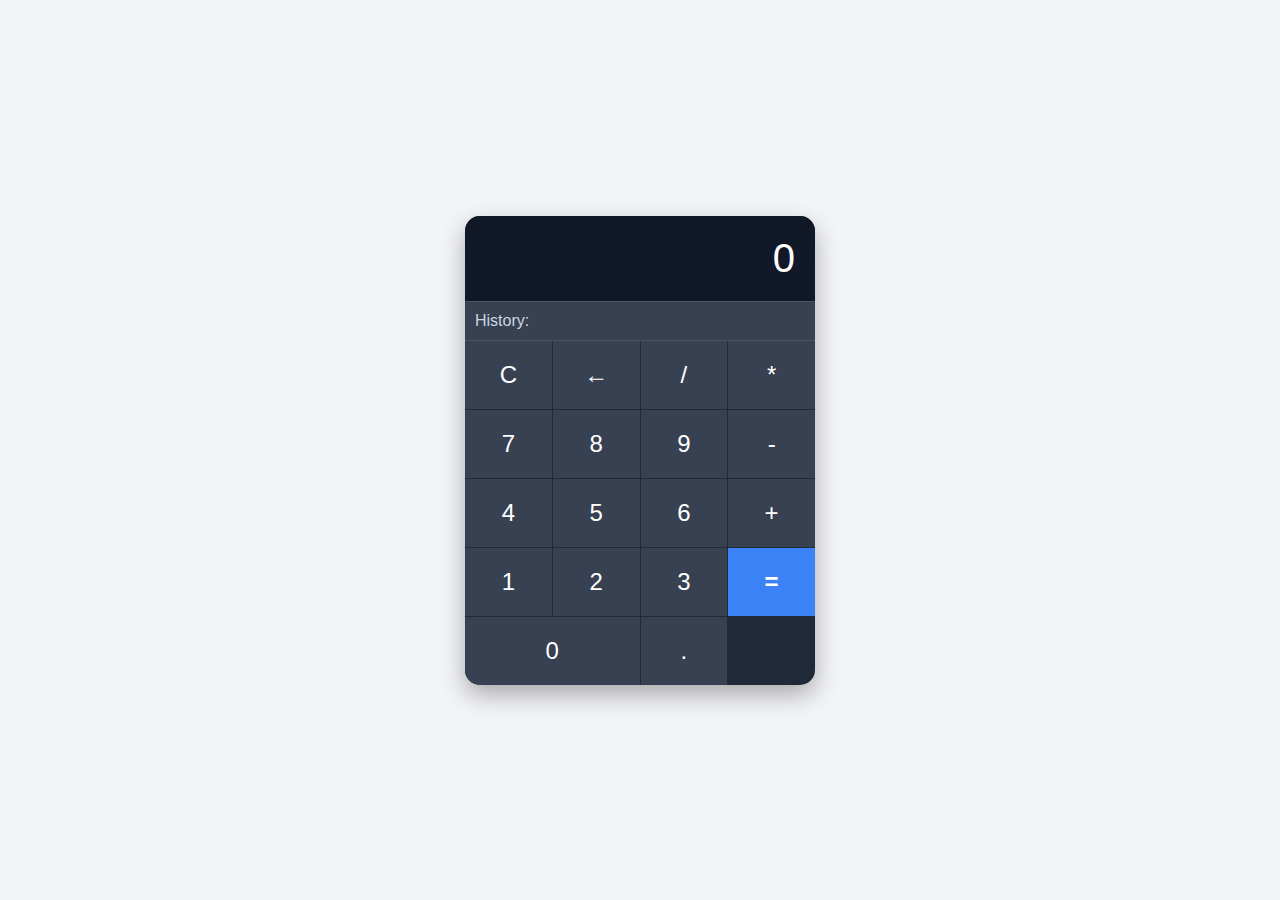
<file: Calculator/index.html>
<!DOCTYPE html>
<html lang="en">
<head>
  <meta charset="UTF-8">
  <meta name="viewport" content="width=device-width, initial-scale=1.0">
  <title>Modern Calculator with History</title>
  <link rel="stylesheet" href="styles.css">
</head>
<body>

  <div class="calculator">
    <div class="calculator-screen" id="screen">0</div>
    <div class="calculator-history" id="history">History:</div>
    <div class="calculator-buttons">
      <button class="btn" data-action="clear">C</button>
      <button class="btn" data-action="backspace">&larr;</button>
      <button class="btn" data-action="divide">/</button>
      <button class="btn" data-action="multiply">*</button>
      
      <button class="btn" data-action="7">7</button>
      <button class="btn" data-action="8">8</button>
      <button class="btn" data-action="9">9</button>
      <button class="btn" data-action="subtract">-</button>
      
      <button class="btn" data-action="4">4</button>
      <button class="btn" data-action="5">5</button>
      <button class="btn" data-action="6">6</button>
      <button class="btn" data-action="add">+</button>
      
      <button class="btn" data-action="1">1</button>
      <button class="btn" data-action="2">2</button>
      <button class="btn" data-action="3">3</button>
      <button class="btn equal" data-action="calculate">=</button>
      
      <button class="btn zero" data-action="0">0</button>
      <button class="btn" data-action="decimal">.</button>
    </div>
  </div>

  <script src="script.js"></script>
</body>
</html>
</file>
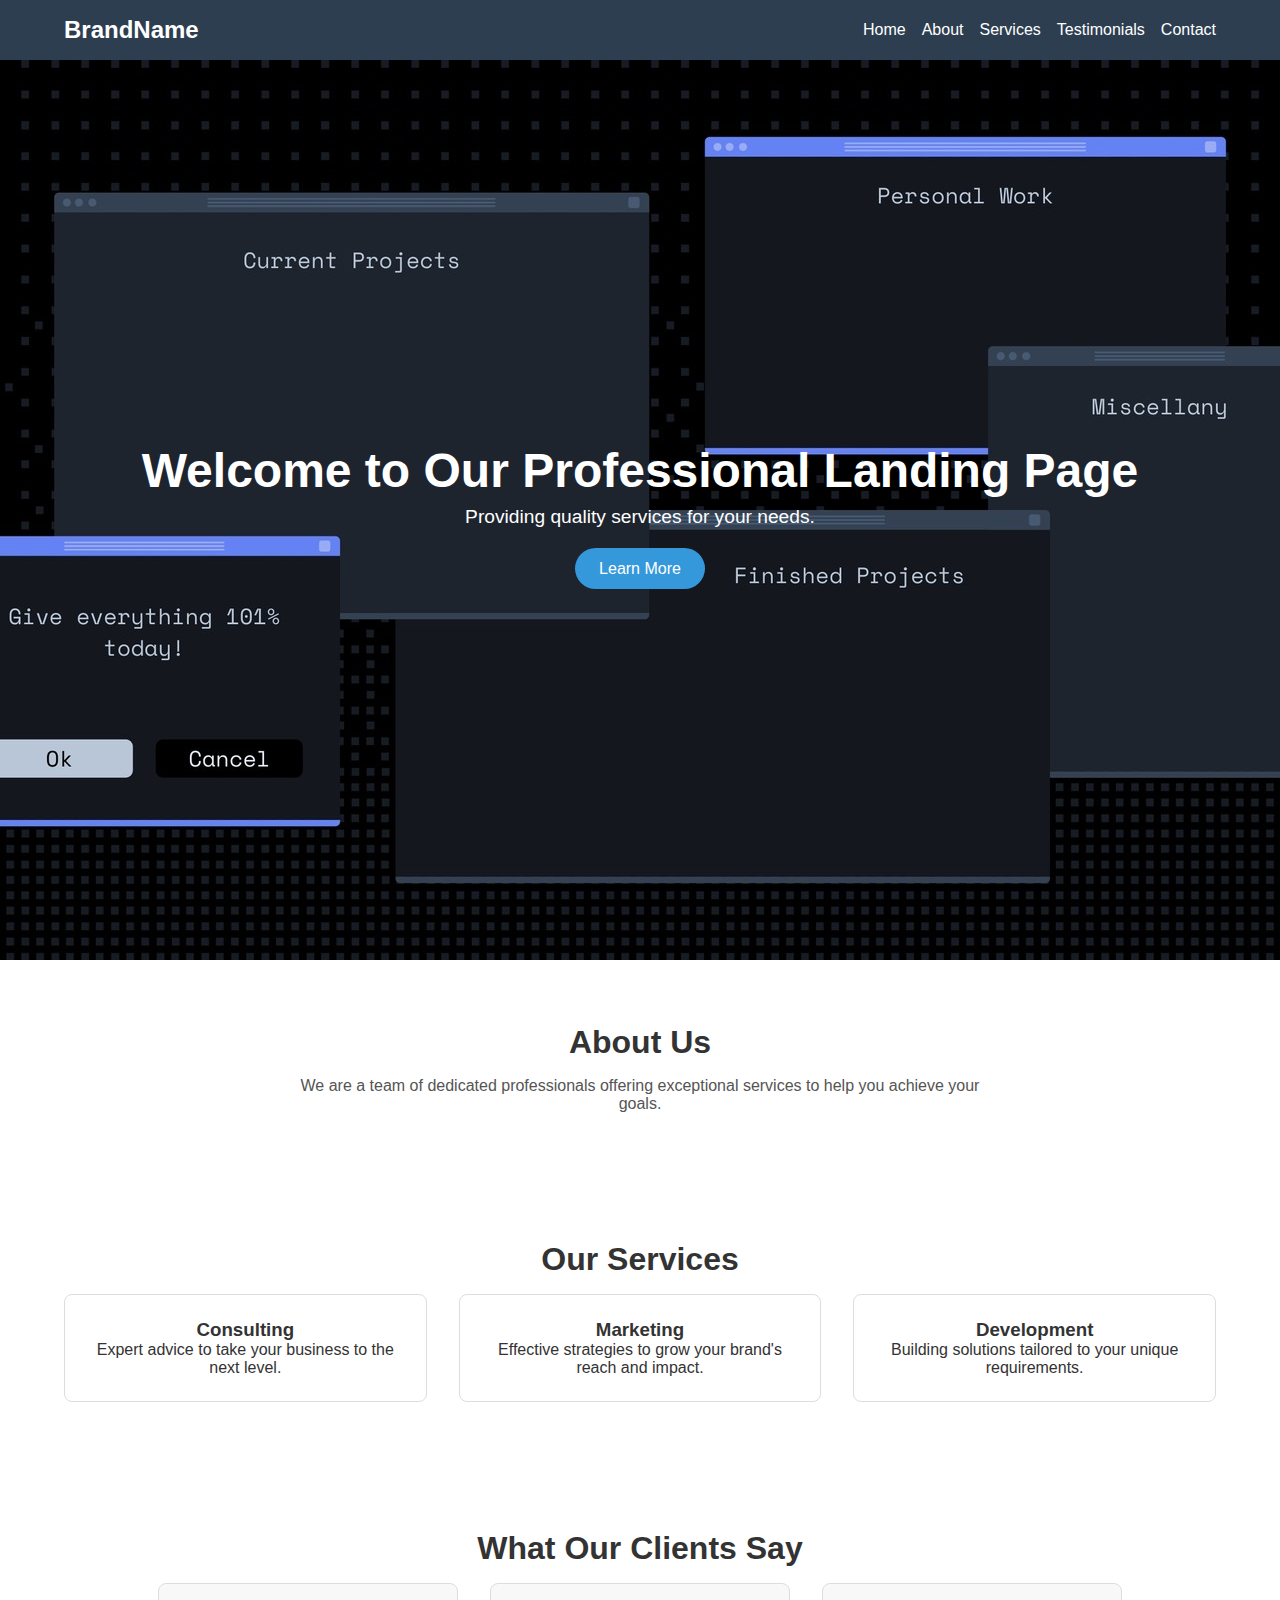
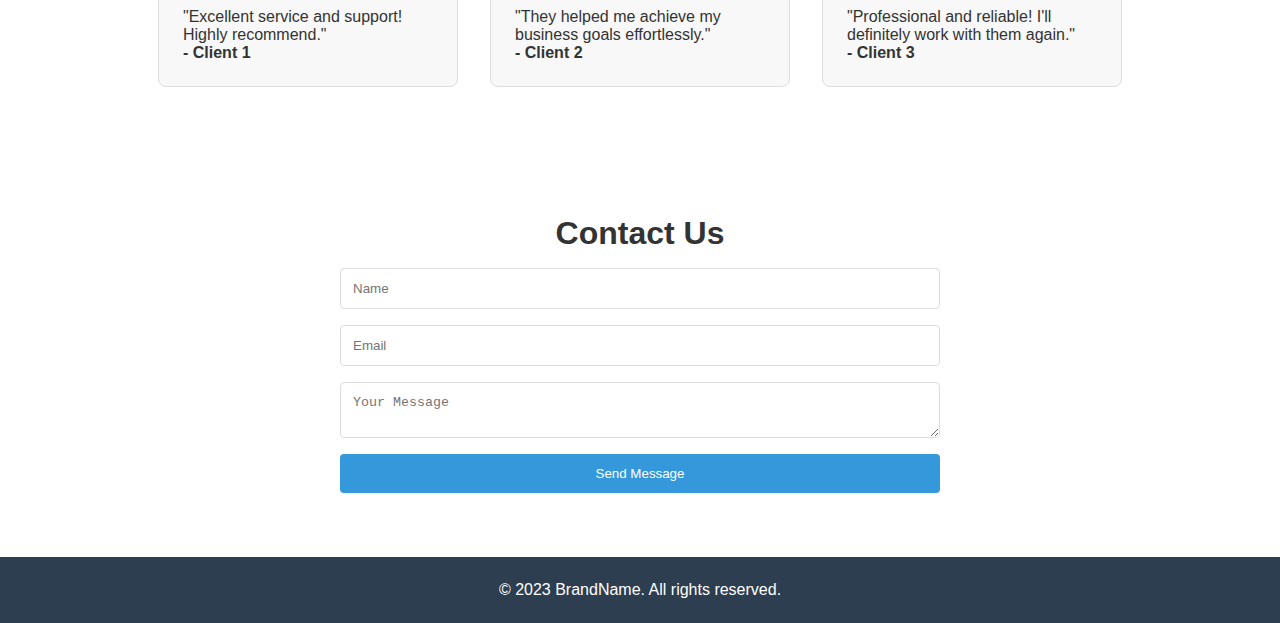
<file: Landing page/index.html>
<!DOCTYPE html>
<html lang="en">
<head>
  <meta charset="UTF-8">
  <meta name="viewport" content="width=device-width, initial-scale=1.0">
  <title>Professional Landing Page</title>
  <link rel="stylesheet" href="styles.css">
</head>
<body>

  <!-- Navbar -->
  <header class="navbar">
    <div class="logo">BrandName</div>
    <nav>
      <ul>
        <li><a href="#home">Home</a></li>
        <li><a href="#about">About</a></li>
        <li><a href="#services">Services</a></li>
        <li><a href="#testimonials">Testimonials</a></li>
        <li><a href="#contact">Contact</a></li>
      </ul>
    </nav>
  </header>

  <!-- Hero Section -->
  <section id="home" class="hero">
    <div class="hero-content">
      <h1>Welcome to Our Professional Landing Page</h1>
      <p>Providing quality services for your needs.</p>
      <div class="btn-margin"><a href="#about" class="cta-btn">Learn More</a></div>
     
    </div>
  </section>

  <!-- About Section -->
  <section id="about" class="about">
    <h2>About Us</h2>
    <p>We are a team of dedicated professionals offering exceptional services to help you achieve your goals.</p>
  </section>

  <!-- Services Section -->
  <section id="services" class="services">
    <h2>Our Services</h2>
    <div class="service-cards">
      <div class="card">
        <h3>Consulting</h3>
        <p>Expert advice to take your business to the next level.</p>
      </div>
      <div class="card">
        <h3>Marketing</h3>
        <p>Effective strategies to grow your brand's reach and impact.</p>
      </div>
      <div class="card">
        <h3>Development</h3>
        <p>Building solutions tailored to your unique requirements.</p>
      </div>
    </div>
  </section>

  <!-- Testimonials Section -->
  <section id="testimonials" class="testimonials">
    <h2>What Our Clients Say</h2>
    <div class="testimonial-cards">
      <div class="testimonial-card">
        <p>"Excellent service and support! Highly recommend."</p>
        <h4>- Client 1</h4>
      </div>
      <div class="testimonial-card">
        <p>"They helped me achieve my business goals effortlessly."</p>
        <h4>- Client 2</h4>
      </div>
      <div class="testimonial-card">
        <p>"Professional and reliable! I'll definitely work with them again."</p>
        <h4>- Client 3</h4>
      </div>
    </div>
  </section>

  <!-- Contact Section -->
  <section id="contact" class="contact">
    <h2>Contact Us</h2>
    <form>
      <input type="text" placeholder="Name" required>
      <input type="email" placeholder="Email" required>
      <textarea placeholder="Your Message" required></textarea>
      <button type="submit">Send Message</button>
    </form>
  </section>

  <!-- Footer -->
  <footer>
    <p>&copy; 2023 BrandName. All rights reserved.</p>
  </footer>

  <script src="script.js"></script>
</body>
</html>
</file>
<file: Calculator/styles.css>
/* General Reset */
* {
    margin: 0;
    padding: 0;
    box-sizing: border-box;
  }
  
  body {
    display: flex;
    justify-content: center;
    align-items: center;
    min-height: 100vh;
    font-family: Arial, sans-serif;
    background-color: #f3f4f6;
  }
  
  /* Calculator Container */
  .calculator {
    width: 350px;
    background-color: #1f2937;
    border-radius: 15px;
    box-shadow: 0 10px 25px rgba(0, 0, 0, 0.3);
    overflow: hidden;
  }
  
  /* Screen */
  .calculator-screen {
    padding: 20px;
    background-color: #111827;
    font-size: 2.5rem;
    color: #ffffff;
    text-align: right;
    overflow: hidden;
    white-space: nowrap;
  }
  
  /* History */
  .calculator-history {
    background-color: #374151;
    padding: 10px;
    font-size: 1rem;
    color: #cbd5e1;
    max-height: 100px;
    overflow-y: auto;
    border-top: 1px solid #4b5563;
    border-bottom: 1px solid #4b5563;
  }
  
  /* Buttons */
  .calculator-buttons {
    display: grid;
    grid-template-columns: repeat(4, 1fr);
    gap: 1px;
  }
  
  .btn {
    padding: 20px;
    font-size: 1.5rem;
    color: #ffffff;
    background-color: #374151;
    border: none;
    cursor: pointer;
    transition: background 0.3s, transform 0.1s;
    outline: none;
  }
  
  .btn:hover {
    background-color: #4b5563;
  }
  
  .btn:active {
    transform: scale(0.98);
  }
  
  .equal {
    background-color: #3b82f6;
    color: #ffffff;
    font-weight: bold;
  }
  
  .equal:hover {
    background-color: #2563eb;
  }
  
  .zero {
    grid-column: span 2;
  }
</file>
<file: Landing page/styles.css>
/* General Reset */
* {
  margin: 0;
  padding: 0;
  box-sizing: border-box;
}

body {
  font-family: 'Arial', sans-serif;
  color: #333;
}

/* Navbar */
.navbar {
  display: flex;
  justify-content: space-between;
  align-items: center;
  padding: 1rem 5%;
  background-color: #2c3e50;
  color: #fff;
}

.navbar .logo {
  font-size: 1.5rem;
  font-weight: bold;
}

.navbar nav ul {
  list-style: none;
  display: flex;
  gap: 1rem;
}

.navbar nav a {
  color: #fff;
  text-decoration: none;
  transition: color 0.3s;
}

.navbar nav a:hover {
  color: #3498db;
}

/* Hero Section */
.hero {
  display: flex;
  align-items: center;
  justify-content: center;
  height: 100vh;
  background: url('landing.jpg') no-repeat center center/cover;
  text-align: center;
  color: #fff;
}

.hero-content h1 {
  font-size: 3rem;
  margin-bottom: 0.5rem;
}

.hero-content p {
  font-size: 1.2rem;
  display: flex;
  justify-content: center;
  align-items: center;
}

.cta-btn {
  background: #3498db;
  color: #fff;
  padding: 0.75rem 1.5rem;
  border-radius: 25px;
  text-decoration: none;
  transition: background 0.3s;
 
}
.btn-margin {
  margin-top: 2rem;
}

.cta-btn:hover {
  background: #2980b9;
}

/* Sections */
section {
  padding: 4rem 5%;
}

h2 {
  font-size: 2rem;
  margin-bottom: 1rem;
  text-align: center;
}

/* About Section */
.about p {
  max-width: 700px;
  margin: 0 auto;
  text-align: center;
  color: #555;
}

/* Services Section */
.services .service-cards {
  display: grid;
  grid-template-columns: repeat(auto-fit, minmax(250px, 1fr));
  gap: 2rem;
}

.card {
  padding: 1.5rem;
  border: 1px solid #ddd;
  border-radius: 8px;
  text-align: center;
  transition: box-shadow 0.3s;
}

.card:hover {
  box-shadow: 20px 20px 20px rgba(0, 0, 0, 0.1);
  
}

/* Testimonials Section */
.testimonials .testimonial-cards {
  display: flex;
  flex-wrap: wrap;
  gap: 2rem;
  justify-content: center;
}

.testimonial-card {
  padding: 1.5rem;
  max-width: 300px;
  border: 1px solid #ddd;
  border-radius: 8px;
  background-color: #f8f8f8;
}
.testimonial-card:hover{
  background-color:silver;
}

/* Contact Section */
.contact form {
  display: flex;
  flex-direction: column;
  gap: 1rem;
  max-width: 600px;
  margin: 0 auto;
}

.contact form input, .contact form textarea {
  padding: 0.75rem;
  border: 1px solid #ddd;
  border-radius: 4px;
}

.contact form button {
  padding: 0.75rem;
  background: #3498db;
  color: #fff;
  border: none;
  border-radius: 4px;
  cursor: pointer;
  transition: background 0.3s;
}

.contact form button:hover {
  background: #2980b9;
}

/* Footer */
footer {
  text-align: center;
  padding: 1.5rem;
  background-color: #2c3e50;
  color: #fff;
}
</file>
